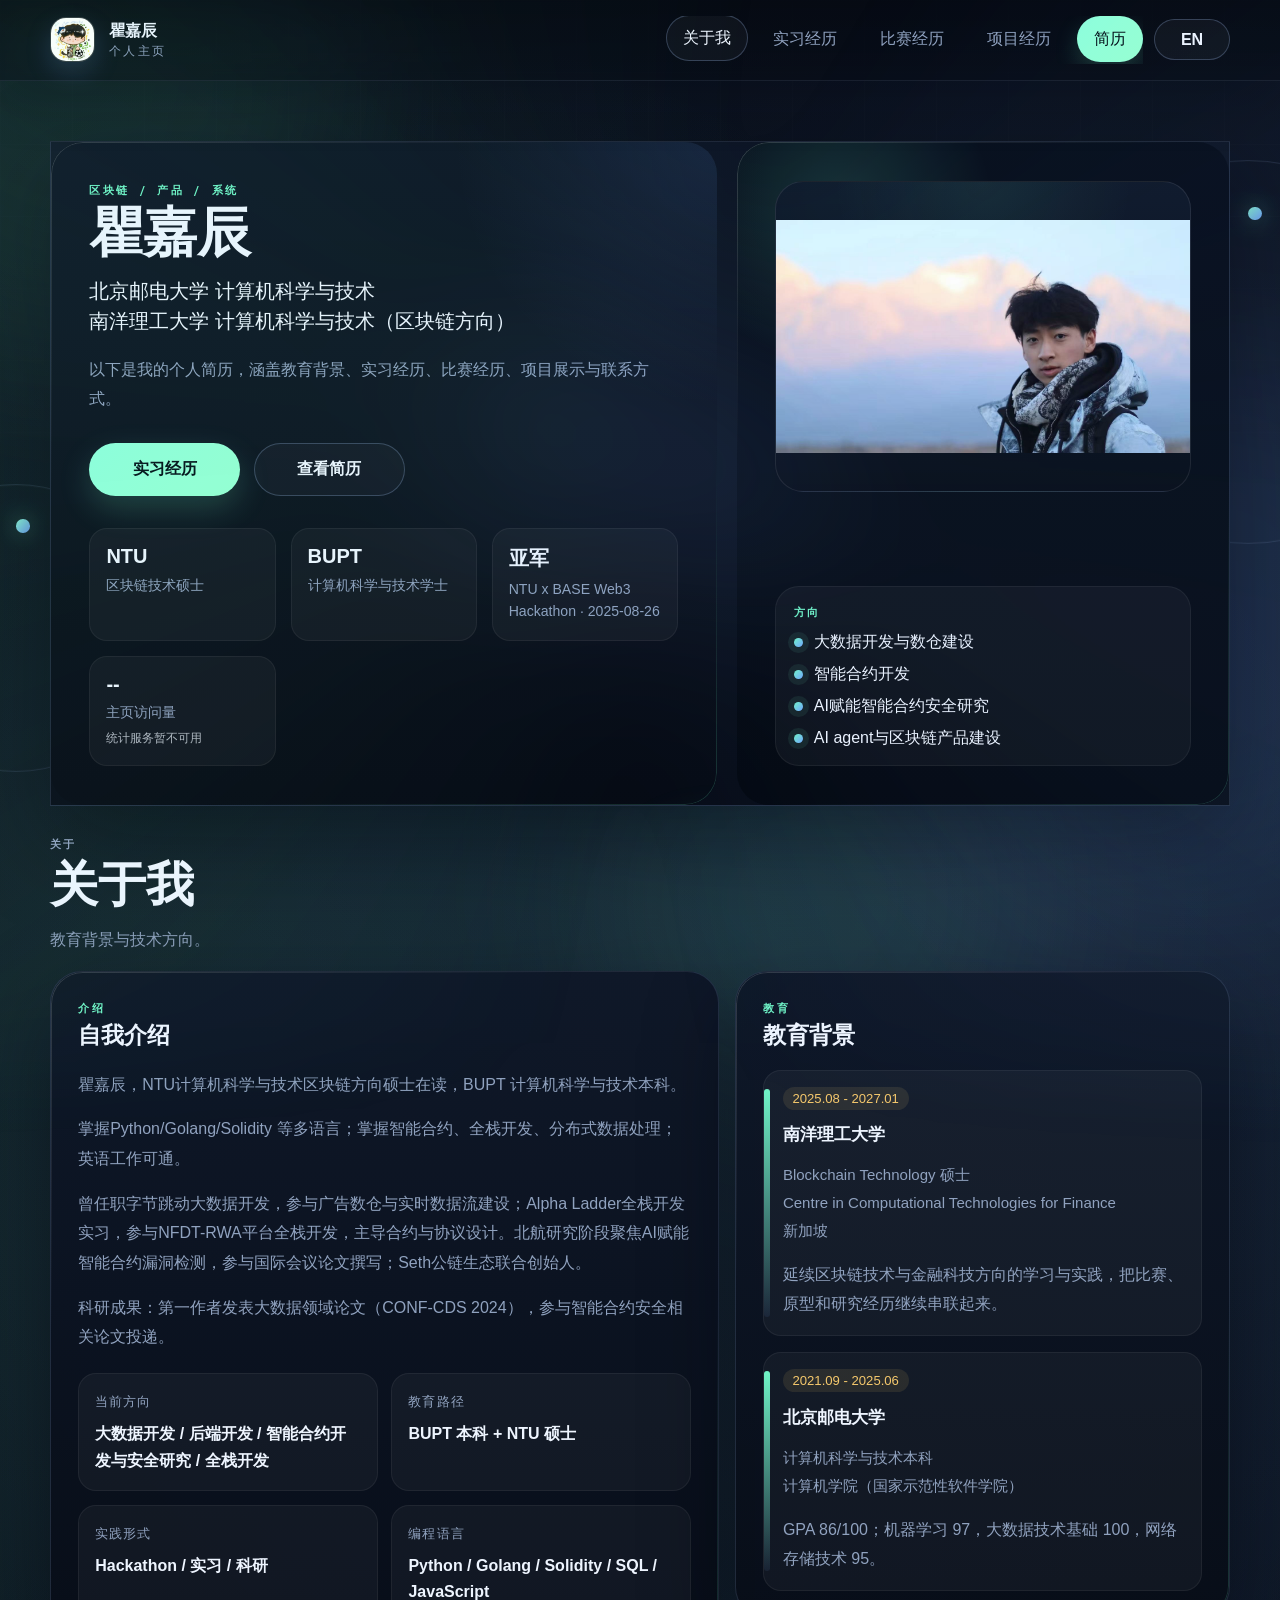
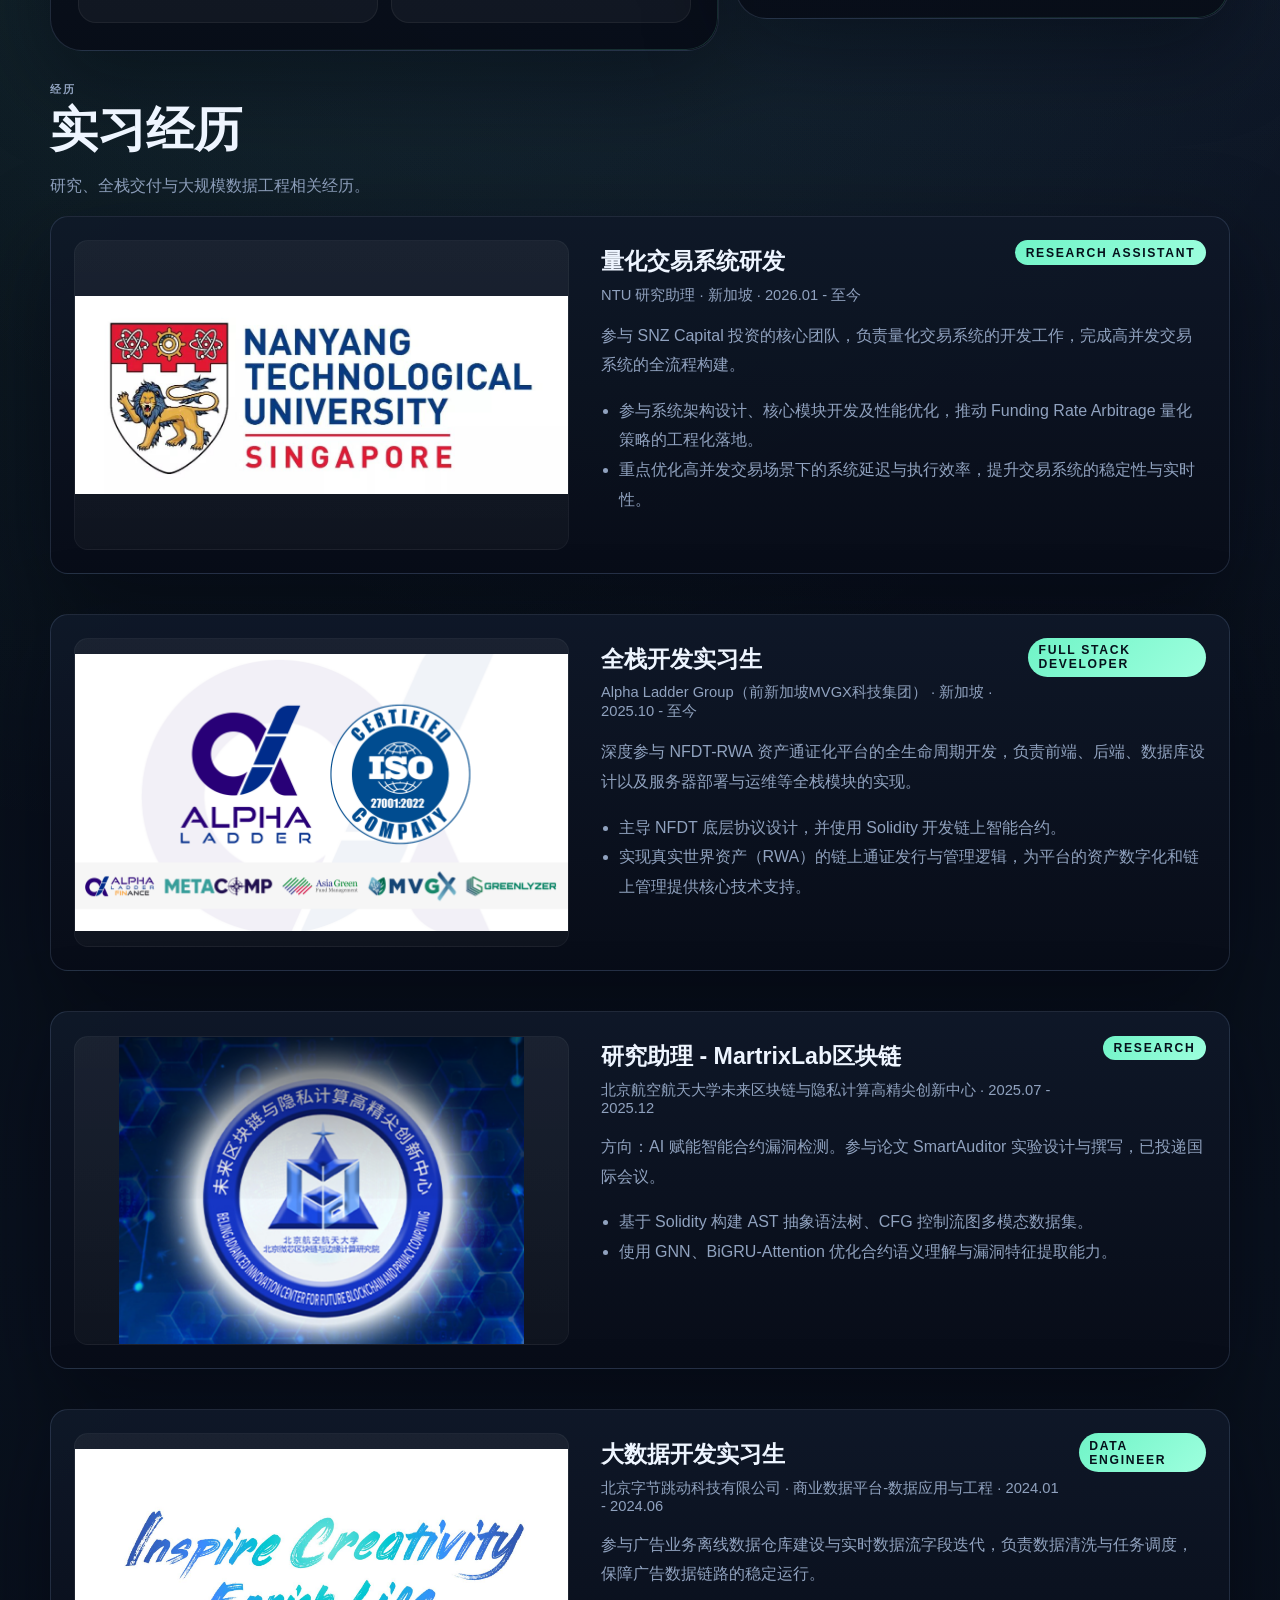
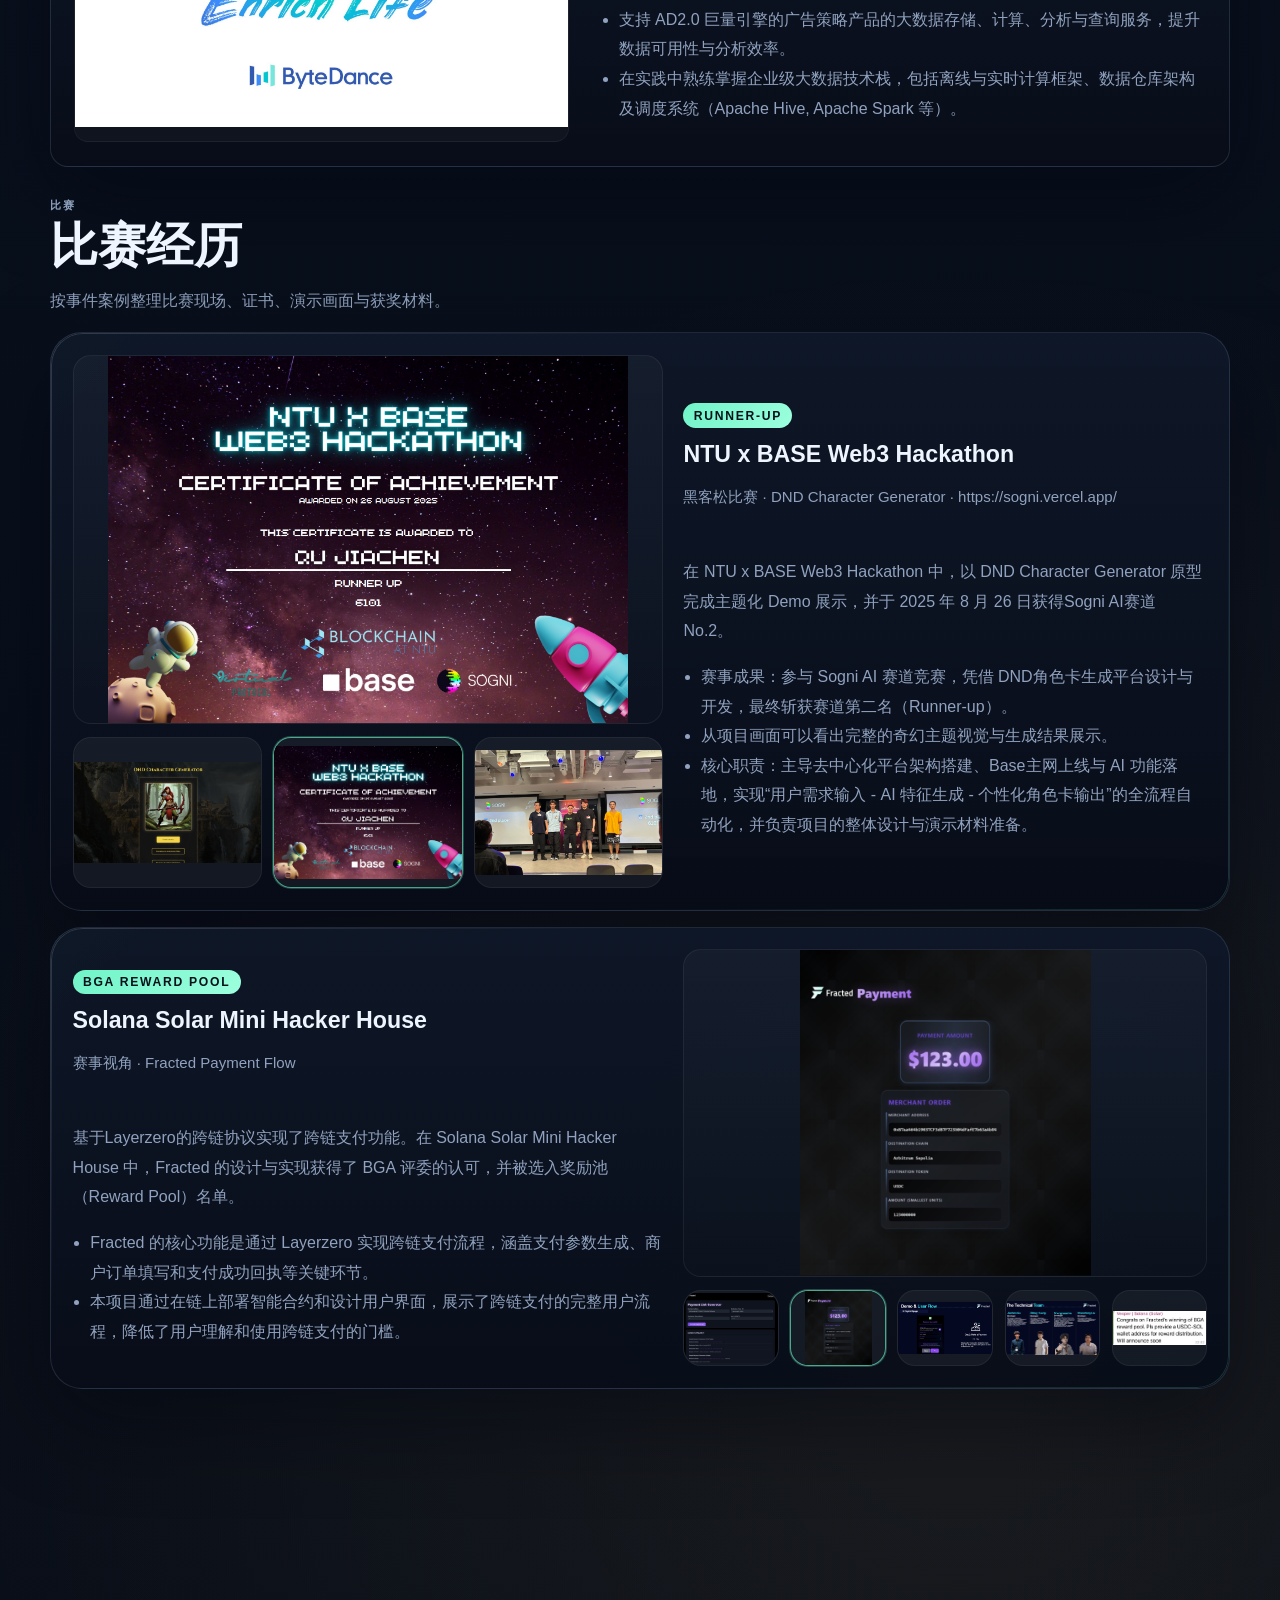
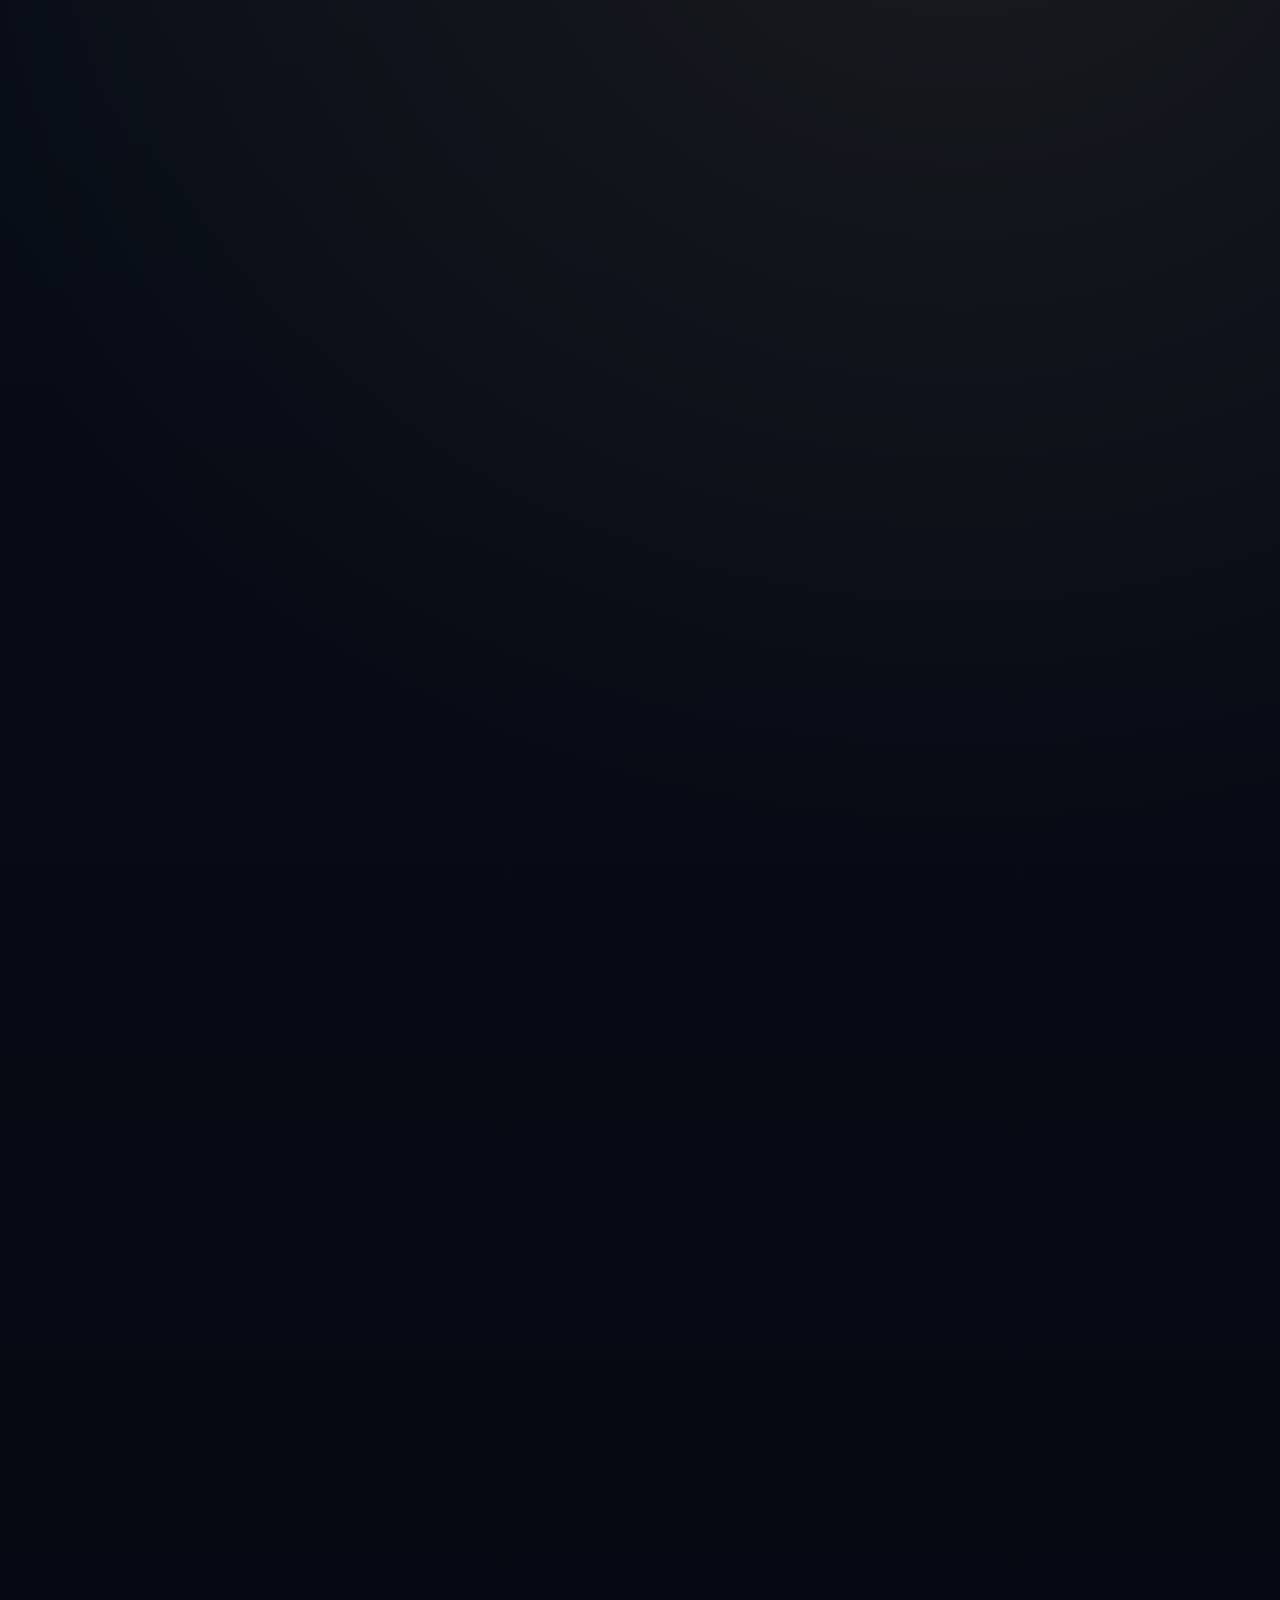
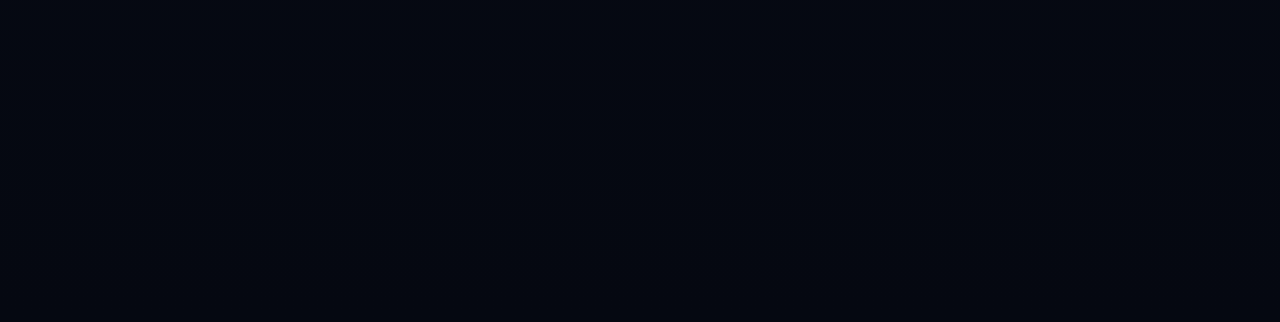
<file: index.html>
<!DOCTYPE html>
<html lang="zh-CN">
<head>
  <meta charset="UTF-8">
  <meta name="viewport" content="width=device-width, initial-scale=1.0">
  <title>&#30655;&#22025;&#36784; | &#20010;&#20154;&#20027;&#39029;</title>
  <meta
    name="description"
    content="瞿嘉辰个人作品集，包含教育背景、实习经历、比赛经历、项目展示与联系方式。"
  >
  <meta name="theme-color" content="#07101d">
  <link rel="icon" type="image/jpeg" href="asset/me/logo.jpg">
  <link rel="shortcut icon" href="asset/me/logo.jpg">
  <link rel="apple-touch-icon" href="asset/me/logo.jpg">
  <link rel="preconnect" href="https://fonts.googleapis.com">
  <link rel="preconnect" href="https://fonts.gstatic.com" crossorigin>
  <link
    href="https://fonts.googleapis.com/css2?family=IBM+Plex+Mono:wght@500;600&display=swap"
    rel="stylesheet"
  >
  <link rel="stylesheet" href="styles.css">
</head>
<body class="is-intro-active" data-page="home">
  <div class="intro-screen" id="intro-screen" aria-hidden="true">
    <div class="intro-flare"></div>
    <div class="intro-core">
      <p class="intro-kicker" data-i18n="home.intro.kicker">starting...</p>
      <h1
        class="intro-name"
        id="intro-name"
        data-i18n-data-text="common.name"
        data-text="&#30655;&#22025;&#36784;"
      ></h1>
    </div>
  </div>

  <div class="page-shell">
    <div class="scan-beam"></div>
    <div class="particle-field" id="particle-field" aria-hidden="true"></div>
    <div class="tech-orbit orbit-one" aria-hidden="true"></div>
    <div class="tech-orbit orbit-two" aria-hidden="true"></div>
    <div class="ambient ambient-one" aria-hidden="true"></div>
    <div class="ambient ambient-two" aria-hidden="true"></div>
    <div class="ambient ambient-three" aria-hidden="true"></div>

    <header class="site-header">
      <a class="brand" href="#top" aria-label="返回顶部" data-i18n-aria-label="home.brand.ariaLabel">
        <span class="brand-mark">
          <img src="asset/me/logo.jpg" alt="瞿嘉辰 Logo" data-i18n-alt="common.logoAlt">
        </span>
        <span class="brand-copy">
          <strong data-i18n="common.name">&#30655;&#22025;&#36784;</strong>
          <span data-i18n="home.brand.subtitle">个人主页</span>
        </span>
      </a>

      <div class="header-actions">
        <nav class="nav-links" id="site-nav" aria-label="页面导航" data-i18n-aria-label="home.nav.ariaLabel">
          <a href="#about" data-i18n="home.nav.about">&#20851;&#20110;&#25105;</a>
          <a href="#internships" data-i18n="home.nav.internships">&#23454;&#20064;&#32463;&#21382;</a>
          <a href="#competitions" data-i18n="home.nav.competitions">&#27604;&#36187;&#32463;&#21382;</a>
          <a href="#projects" data-i18n="home.nav.projects">&#39033;&#30446;&#32463;&#21382;</a>
          <a
            class="nav-resume-link"
            href="resume.html"
            target="_blank"
            rel="noreferrer"
            data-i18n="home.nav.resume"
          >&#31616;&#21382;</a>
        </nav>
        <button class="lang-toggle" id="lang-toggle" type="button" data-lang-toggle>EN</button>
      </div>
    </header>

    <main id="top">
      <section class="hero reveal">
        <div class="hero-copy">
          <p class="eyebrow" data-i18n="home.hero.eyebrow">区块链 / 产品 / 系统</p>
          <h1 data-i18n="common.name">瞿嘉辰</h1>
          <p class="hero-role" data-i18n-html="home.hero.role">
            北京邮电大学 计算机科学与技术<br>
            南洋理工大学 计算机科学与技术（区块链方向）
          </p>
          <p class="hero-summary" data-i18n="home.hero.summary">
            以下是我的个人简历，涵盖教育背景、实习经历、比赛经历、项目展示与联系方式。
          </p>

          <div class="hero-actions">
            <a class="primary-link" href="#internships" data-i18n="home.hero.primaryLink">实习经历</a>
            <a
              class="secondary-link"
              href="resume.html"
              target="_blank"
              rel="noreferrer"
              data-i18n="home.hero.secondaryLink"
            >&#30475;&#31616;&#21382;</a>
          </div>

          <div class="hero-metrics" id="hero-metrics"></div>
        </div>

        <div class="hero-visual reveal">
          <div class="portrait-shell">
            <img
              src="asset/me/315a1b7e8bf7244eabcbd1dfc0b4cb04.jpg"
              alt="瞿嘉辰照片"
              data-i18n-alt="home.hero.portraitAlt"
            >
          </div>

          <div class="signal-card">
            <p class="signal-kicker" data-i18n="home.hero.signalKicker">&#26041;&#21521;</p>
            <ul class="signal-list" id="signal-list"></ul>
          </div>
        </div>
      </section>

      <section class="section reveal" id="about">
        <div class="section-heading">
          <p class="section-kicker" data-i18n="home.sections.about.kicker">&#20851;&#20110;</p>
          <h2 data-i18n="home.sections.about.title">&#20851;&#20110;&#25105;</h2>
          <p data-i18n="home.sections.about.description">
            教育背景与技术方向。
          </p>
        </div>

        <div class="about-grid">
          <article class="panel biography-card">
            <div class="panel-head">
              <p class="panel-kicker" data-i18n="home.sections.about.profileKicker">&#20171;&#32461;</p>
              <h3 data-i18n="home.sections.about.profileTitle">&#33258;&#25105;&#20171;&#32461;</h3>
            </div>
            <div class="biography-copy" id="about-paragraphs"></div>
            <div class="fact-grid" id="about-facts"></div>
          </article>

          <article class="panel education-card">
            <div class="panel-head">
              <p class="panel-kicker" data-i18n="home.sections.about.educationKicker">&#25945;&#32946;</p>
              <h3 data-i18n="home.sections.about.educationTitle">&#25945;&#32946;&#32972;&#26223;</h3>
            </div>
            <div class="education-list" id="education-list"></div>
          </article>

        </div>
      </section>

      <section class="section reveal" id="internships">
        <div class="section-heading">
          <p class="section-kicker" data-i18n="home.sections.internships.kicker">&#32463;&#21382;</p>
          <h2 data-i18n="home.sections.internships.title">&#23454;&#20064;&#32463;&#21382;</h2>
          <p data-i18n="home.sections.internships.description">
            研究、全栈交付与大规模数据工程相关经历。
          </p>
        </div>

        <div class="experience-grid" id="internship-list"></div>
      </section>

      <section class="section reveal" id="competitions">
        <div class="section-heading">
          <p class="section-kicker" data-i18n="home.sections.competitions.kicker">&#27604;&#36187;</p>
          <h2 data-i18n="home.sections.competitions.title">&#27604;&#36187;&#32463;&#21382;</h2>
          <p data-i18n="home.sections.competitions.description">
            按事件案例整理比赛现场、证书、演示画面与获奖材料。
          </p>
        </div>

        <div class="showcase-stack" id="competition-list"></div>
      </section>

      <section class="section reveal" id="projects">
        <div class="section-heading">
          <p class="section-kicker" data-i18n="home.sections.projects.kicker">&#39033;&#30446;</p>
          <h2 data-i18n="home.sections.projects.title">&#39033;&#30446;&#32463;&#21382;</h2>
          <p data-i18n="home.sections.projects.description">
            以更强的视觉一致性和更清晰的叙事方式呈现产品界面作品。
          </p>
        </div>

        <div class="showcase-stack" id="project-list"></div>
      </section>

      <section class="section reveal contact-section" id="contact">
        <div class="section-heading">
          <p class="section-kicker" data-i18n="home.sections.contact.kicker">&#32852;&#31995;</p>
          <h2 data-i18n="home.sections.contact.title">&#32852;&#31995;&#26041;&#24335;</h2>
          <p data-i18n="home.sections.contact.description">
            北京与新加坡均可联系，适用于实习、研究、产品协作与 Web3 相关机会。
          </p>
        </div>

        <div class="contact-grid">
          <a class="contact-card reveal" href="tel:+8618612278036">
            <span class="contact-icon" aria-hidden="true">
              <svg viewBox="0 0 24 24" fill="none" stroke="currentColor" stroke-width="1.8" stroke-linecap="round" stroke-linejoin="round">
                <path d="M22 16.92v3a2 2 0 0 1-2.18 2A19.86 19.86 0 0 1 3.08 5.18 2 2 0 0 1 5.06 3h3a2 2 0 0 1 2 1.72l.35 2.5a2 2 0 0 1-.57 1.69l-1.27 1.27a16 16 0 0 0 6.59 6.59l1.27-1.27a2 2 0 0 1 1.69-.57l2.5.35A2 2 0 0 1 22 16.92z"/>
              </svg>
            </span>
            <span class="contact-label" data-i18n="home.contact.beijing.label">电话 / 北京</span>
            <strong class="contact-value">+86 18612278036</strong>
            <span class="contact-note" data-i18n="home.contact.beijing.note">中国大陆</span>
          </a>

          <a class="contact-card reveal" href="tel:+6585996302">
            <span class="contact-icon" aria-hidden="true">
              <svg viewBox="0 0 24 24" fill="none" stroke="currentColor" stroke-width="1.8" stroke-linecap="round" stroke-linejoin="round">
                <path d="M22 16.92v3a2 2 0 0 1-2.18 2A19.86 19.86 0 0 1 3.08 5.18 2 2 0 0 1 5.06 3h3a2 2 0 0 1 2 1.72l.35 2.5a2 2 0 0 1-.57 1.69l-1.27 1.27a16 16 0 0 0 6.59 6.59l1.27-1.27a2 2 0 0 1 1.69-.57l2.5.35A2 2 0 0 1 22 16.92z"/>
              </svg>
            </span>
            <span class="contact-label" data-i18n="home.contact.singapore.label">电话 / 新加坡</span>
            <strong class="contact-value">+65 85996302</strong>
            <span class="contact-note" data-i18n="home.contact.singapore.note">新加坡</span>
          </a>

          <a
            class="contact-card reveal"
            href="https://www.linkedin.com/in/jiachen-qu-67b2a82a6/"
            target="_blank"
            rel="noreferrer"
          >
            <span class="contact-icon" aria-hidden="true">
              <svg viewBox="0 0 24 24" fill="currentColor">
                <path d="M6.94 8.5H3.56V20h3.38V8.5Zm.22-3.56A1.97 1.97 0 1 0 3.22 4.94a1.97 1.97 0 0 0 3.94 0ZM20.78 13.02c0-3.46-1.84-5.06-4.3-5.06-1.98 0-2.86 1.09-3.35 1.86V8.5H9.75c.04.88 0 11.5 0 11.5h3.38v-6.42c0-.34.02-.68.12-.93.26-.68.85-1.38 1.84-1.38 1.3 0 1.82 1 1.82 2.48V20H20.8l-.02-6.98Z"/>
              </svg>
            </span>
            <span class="contact-label" data-i18n="home.contact.linkedin.label">领英</span>
            <strong class="contact-value">jiachen-qu-67b2a82a6</strong>
            <span class="contact-note" data-i18n="home.contact.linkedin.note">职业主页</span>
          </a>

          <a
            class="contact-card reveal"
            href="https://github.com/GLORY-MAN-UNITED"
            target="_blank"
            rel="noreferrer"
          >
            <span class="contact-icon" aria-hidden="true">
              <svg viewBox="0 0 24 24" fill="currentColor">
                <path d="M12 .5a12 12 0 0 0-3.79 23.39c.6.11.82-.26.82-.58v-2.23c-3.34.72-4.04-1.42-4.04-1.42-.55-1.38-1.33-1.75-1.33-1.75-1.08-.74.08-.72.08-.72 1.2.08 1.83 1.22 1.83 1.22 1.06 1.82 2.79 1.3 3.47.99.11-.77.42-1.3.76-1.6-2.67-.3-5.48-1.34-5.48-5.96 0-1.32.47-2.4 1.23-3.24-.12-.31-.53-1.54.12-3.21 0 0 1.01-.32 3.3 1.24a11.43 11.43 0 0 1 6 0c2.29-1.56 3.29-1.24 3.29-1.24.66 1.67.25 2.9.13 3.21.77.84 1.23 1.92 1.23 3.24 0 4.63-2.81 5.65-5.49 5.95.43.38.81 1.11.81 2.24v3.31c0 .32.21.7.83.58A12 12 0 0 0 12 .5Z"/>
              </svg>
            </span>
            <span class="contact-label" data-i18n="home.contact.github.label">代码仓库</span>
            <strong class="contact-value">GLORY-MAN-UNITED</strong>
            <span class="contact-note" data-i18n="home.contact.github.note">仓库主页</span>
          </a>

          <div class="contact-card reveal">
            <span class="contact-icon" aria-hidden="true">
              <svg viewBox="0 0 24 24" fill="none" stroke="currentColor" stroke-width="1.7" stroke-linecap="round" stroke-linejoin="round">
                <path d="M8 15.5c-3.04 0-5.5-2-5.5-4.47 0-2.48 2.46-4.48 5.5-4.48s5.5 2 5.5 4.48c0 .8-.27 1.56-.73 2.2l.73 2.77-2.8-1.48c-.8.63-1.74.98-2.7.98Z"/>
                <path d="M16.2 18.5c-.68 0-1.34-.15-1.93-.44L12 19l.58-1.93A4.2 4.2 0 0 1 11 13.9c0-2.32 2.33-4.2 5.2-4.2s5.2 1.88 5.2 4.2c0 2.32-2.33 4.2-5.2 4.2Z"/>
                <circle cx="6.5" cy="11" r=".8" fill="currentColor" stroke="none"/>
                <circle cx="9.5" cy="11" r=".8" fill="currentColor" stroke="none"/>
                <circle cx="15" cy="13.9" r=".8" fill="currentColor" stroke="none"/>
                <circle cx="18" cy="13.9" r=".8" fill="currentColor" stroke="none"/>
              </svg>
            </span>
            <span class="contact-label" data-i18n="home.contact.wechat.label">微信</span>
            <strong class="contact-value">qujjcc02</strong>
            <span class="contact-note" data-i18n="home.contact.wechat.note">微信号</span>
          </div>
        </div>
      </section>
    </main>
  </div>

  <script src="translations.js"></script>
  <script src="script.js"></script>
</body>
</html>
</file>
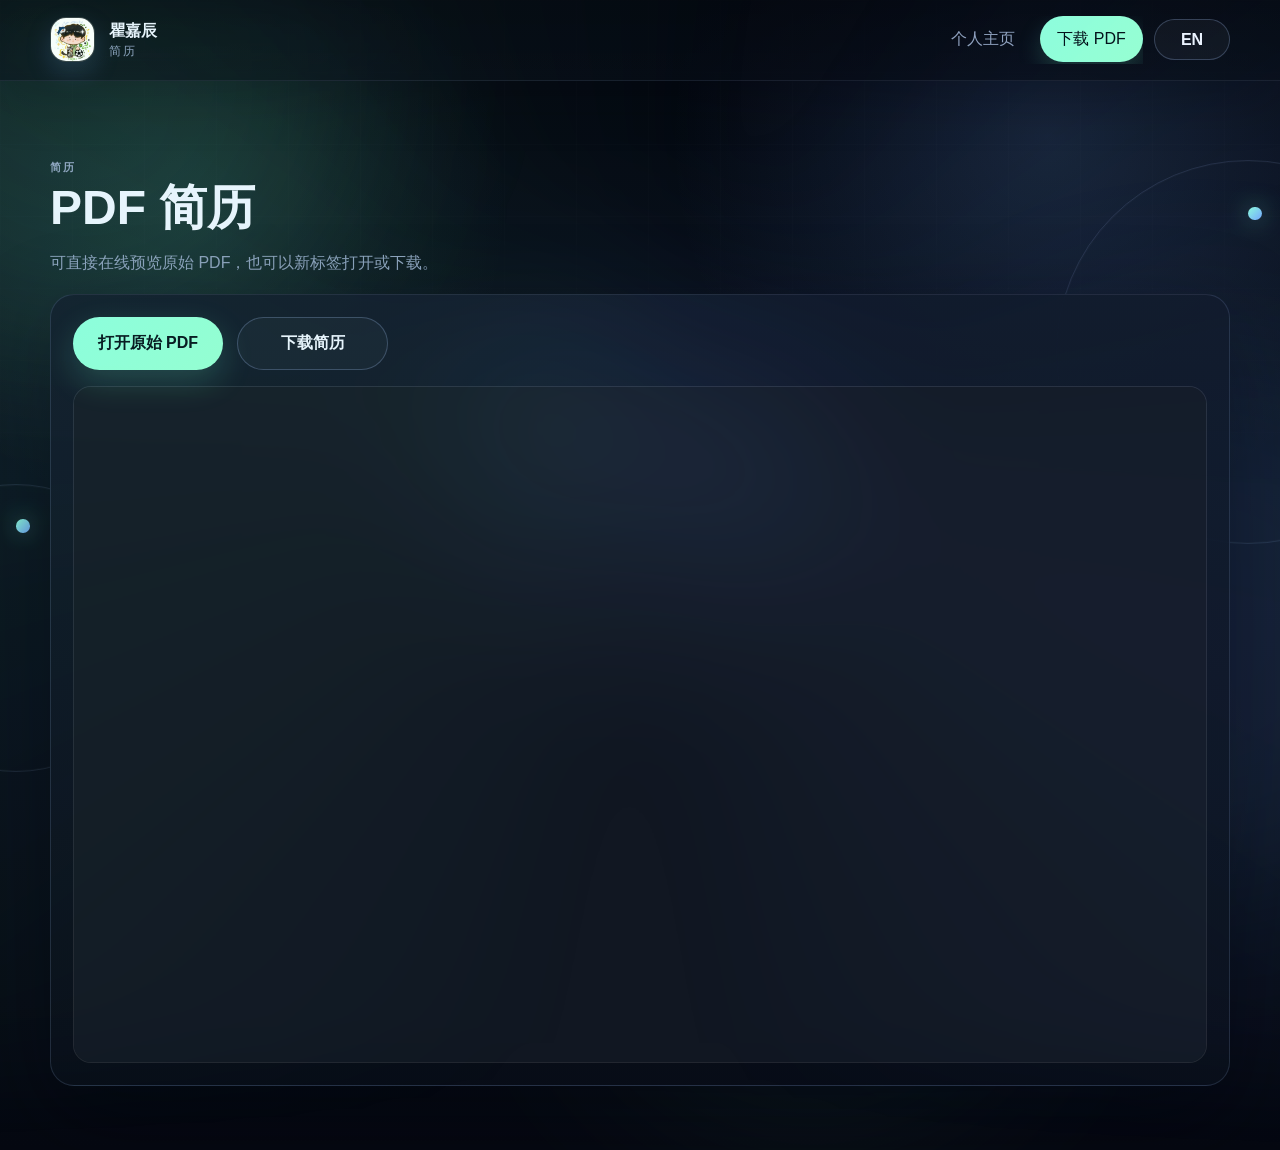
<file: resume.html>
<!DOCTYPE html>
<html lang="zh-CN">
<head>
  <meta charset="UTF-8">
  <meta name="viewport" content="width=device-width, initial-scale=1.0">
  <title>&#31616;&#21382; | &#30655;&#22025;&#36784;</title>
  <meta name="description" content="瞿嘉辰简历预览与下载页面。">
  <meta name="theme-color" content="#07101d">
  <link rel="icon" type="image/jpeg" href="asset/me/logo.jpg">
  <link rel="shortcut icon" href="asset/me/logo.jpg">
  <link rel="apple-touch-icon" href="asset/me/logo.jpg">
  <link rel="preconnect" href="https://fonts.googleapis.com">
  <link rel="preconnect" href="https://fonts.gstatic.com" crossorigin>
  <link
    href="https://fonts.googleapis.com/css2?family=IBM+Plex+Mono:wght@500;600&display=swap"
    rel="stylesheet"
  >
  <link rel="stylesheet" href="styles.css">
</head>
<body class="resume-page" data-page="resume">
  <div class="page-shell page-shell-resume">
    <div class="scan-beam"></div>
    <div class="tech-orbit orbit-one" aria-hidden="true"></div>
    <div class="tech-orbit orbit-two" aria-hidden="true"></div>
    <div class="ambient ambient-one" aria-hidden="true"></div>
    <div class="ambient ambient-two" aria-hidden="true"></div>
    <div class="ambient ambient-three" aria-hidden="true"></div>

    <header class="site-header">
      <a
        class="brand"
        href="index.html"
        aria-label="返回作品集"
        data-i18n-aria-label="resume.brand.ariaLabel"
      >
        <span class="brand-mark">
          <img src="asset/me/logo.jpg" alt="瞿嘉辰 Logo" data-i18n-alt="common.logoAlt">
        </span>
        <span class="brand-copy">
          <strong data-i18n="common.name">&#30655;&#22025;&#36784;</strong>
          <span data-i18n="resume.brand.subtitle">&#31616;&#21382;</span>
        </span>
      </a>

      <div class="header-actions">
        <nav class="nav-links" aria-label="简历页面导航" data-i18n-aria-label="resume.nav.ariaLabel">
          <a href="index.html" data-i18n="resume.nav.home">&#20010;&#20154;&#20027;&#39029;</a>
          <a
            class="nav-resume-link"
            href="./%E7%9E%BF%E5%98%89%E8%BE%B0_%E5%8C%97%E4%BA%AC%E9%82%AE%E7%94%B5%E5%A4%A7%E5%AD%A6_%E5%8D%97%E6%B4%8B%E7%90%86%E5%B7%A5%E5%A4%A7%E5%AD%A6_%E8%AE%A1%E7%AE%97%E6%9C%BA%E7%A7%91%E5%AD%A6%E4%B8%8E%E6%8A%80%E6%9C%AF.pdf"
            download="QJ-Chen-Resume.pdf"
            data-i18n="resume.nav.download"
          >
            下载 PDF
          </a>
        </nav>
        <button class="lang-toggle" id="lang-toggle" type="button" data-lang-toggle>EN</button>
      </div>
    </header>

    <main class="resume-page-layout">
      <section class="section">
        <div class="section-heading">
          <p class="section-kicker" data-i18n="resume.section.kicker">&#31616;&#21382;</p>
          <h2 data-i18n="resume.section.title">PDF &#31616;&#21382;</h2>
          <p data-i18n="resume.section.description">
            可直接在线预览原始 PDF，也可以新标签打开或下载。
          </p>
        </div>

        <article class="resume-card resume-page-card">
          <div class="resume-actions">
            <a
              class="primary-link"
              href="./%E7%9E%BF%E5%98%89%E8%BE%B0_%E5%8C%97%E4%BA%AC%E9%82%AE%E7%94%B5%E5%A4%A7%E5%AD%A6_%E5%8D%97%E6%B4%8B%E7%90%86%E5%B7%A5%E5%A4%A7%E5%AD%A6_%E8%AE%A1%E7%AE%97%E6%9C%BA%E7%A7%91%E5%AD%A6%E4%B8%8E%E6%8A%80%E6%9C%AF.pdf"
              target="_blank"
              rel="noreferrer"
              data-i18n="resume.actions.open"
            >
              打开原始 PDF
            </a>
            <a
              class="secondary-link"
              href="./%E7%9E%BF%E5%98%89%E8%BE%B0_%E5%8C%97%E4%BA%AC%E9%82%AE%E7%94%B5%E5%A4%A7%E5%AD%A6_%E5%8D%97%E6%B4%8B%E7%90%86%E5%B7%A5%E5%A4%A7%E5%AD%A6_%E8%AE%A1%E7%AE%97%E6%9C%BA%E7%A7%91%E5%AD%A6%E4%B8%8E%E6%8A%80%E6%9C%AF.pdf"
              download="QJ-Chen-Resume.pdf"
              data-i18n="resume.actions.download"
            >
              &#19979;&#36733;&#31616;&#21382;
            </a>
          </div>

          <div class="resume-viewer">
            <iframe
              src="./%E7%9E%BF%E5%98%89%E8%BE%B0_%E5%8C%97%E4%BA%AC%E9%82%AE%E7%94%B5%E5%A4%A7%E5%AD%A6_%E5%8D%97%E6%B4%8B%E7%90%86%E5%B7%A5%E5%A4%A7%E5%AD%A6_%E8%AE%A1%E7%AE%97%E6%9C%BA%E7%A7%91%E5%AD%A6%E4%B8%8E%E6%8A%80%E6%9C%AF.pdf#toolbar=1&navpanes=0&view=FitH"
              title="瞿嘉辰简历 PDF"
              data-i18n-title="resume.iframeTitle"
            ></iframe>
          </div>
        </article>
      </section>
    </main>
  </div>
  <script src="translations.js"></script>
  <script src="script.js"></script>
</body>
</html>
</file>
<file: styles.css>
:root {
  --bg: #060912;
  --bg-soft: #0a1020;
  --panel: rgba(10, 17, 31, 0.84);
  --panel-strong: #0e1728;
  --panel-muted: rgba(17, 26, 44, 0.78);
  --text: #eef5ff;
  --muted: #90a2bf;
  --line: rgba(153, 183, 232, 0.16);
  --line-strong: rgba(153, 183, 232, 0.28);
  --accent: #70f4c7;
  --accent-strong: #8fffdd;
  --accent-alt: #73a8ff;
  --accent-soft: rgba(112, 244, 199, 0.12);
  --warm: #f6c96d;
  --shadow: 0 30px 90px rgba(1, 5, 14, 0.45);
  --radius-xl: 32px;
  --radius-lg: 24px;
  --radius-md: 18px;
  --radius-sm: 14px;
  --max-width: 1180px;
  --header-offset: 7.25rem;
}

* {
  box-sizing: border-box;
}

html {
  scroll-behavior: smooth;
  scroll-padding-top: var(--header-offset);
}

body {
  margin: 0;
  min-height: 100vh;
  font-family: sans-serif;
  color: var(--text);
  overflow-x: hidden;
  background:
    radial-gradient(circle at 15% 18%, rgba(112, 244, 199, 0.11), transparent 22%),
    radial-gradient(circle at 82% 12%, rgba(115, 168, 255, 0.16), transparent 26%),
    radial-gradient(circle at 75% 68%, rgba(246, 201, 109, 0.08), transparent 24%),
    linear-gradient(180deg, #03060d 0%, #09111e 42%, #050811 100%);
}

body::before {
  content: "";
  position: fixed;
  inset: 0;
  background-image:
    linear-gradient(rgba(255, 255, 255, 0.018) 1px, transparent 1px),
    linear-gradient(90deg, rgba(255, 255, 255, 0.018) 1px, transparent 1px);
  background-size: 72px 72px;
  mask-image: linear-gradient(180deg, rgba(0, 0, 0, 0.75), transparent 82%);
  pointer-events: none;
  animation: driftGrid 26s linear infinite;
}

body::after {
  content: "";
  position: fixed;
  inset: -20%;
  background:
    radial-gradient(circle at 50% 50%, rgba(115, 168, 255, 0.12), transparent 24%),
    conic-gradient(from 180deg at 50% 50%, transparent 0deg, rgba(112, 244, 199, 0.08) 105deg, transparent 200deg, rgba(115, 168, 255, 0.07) 290deg, transparent 360deg);
  filter: blur(56px);
  opacity: 0.8;
  transform: translate3d(0, 0, 0);
  animation: auroraSpin 18s linear infinite;
  pointer-events: none;
}

body.is-intro-active {
  overflow: hidden;
}

img {
  display: block;
  width: 100%;
}

a {
  color: inherit;
  text-decoration: none;
}

button {
  font: inherit;
}

.page-shell {
  position: relative;
  overflow: clip;
  isolation: isolate;
}

.ambient {
  position: fixed;
  width: 34rem;
  height: 34rem;
  border-radius: 50%;
  filter: blur(90px);
  opacity: 0.55;
  pointer-events: none;
  z-index: 0;
  mix-blend-mode: screen;
  animation: floatAmbient 18s ease-in-out infinite;
}

.ambient-one {
  top: -12rem;
  left: -12rem;
  background: rgba(112, 244, 199, 0.18);
}

.ambient-two {
  right: -12rem;
  top: 22rem;
  background: rgba(115, 168, 255, 0.16);
  animation-delay: -7s;
}

.ambient-three {
  left: 46%;
  bottom: -14rem;
  width: 28rem;
  height: 28rem;
  background: rgba(112, 244, 199, 0.14);
  animation-delay: -11s;
}

.scan-beam {
  position: fixed;
  inset: 0;
  background:
    linear-gradient(112deg, transparent 0%, rgba(115, 168, 255, 0.04) 44%, rgba(143, 255, 221, 0.12) 50%, rgba(115, 168, 255, 0.04) 56%, transparent 100%);
  transform: translateX(-130%);
  animation: scanSweep 11s ease-in-out infinite;
  pointer-events: none;
  z-index: 0;
}

.particle-field {
  position: fixed;
  inset: 0;
  overflow: hidden;
  pointer-events: none;
  z-index: 0;
}

.particle {
  position: absolute;
  left: calc(var(--x) * 1%);
  top: calc(var(--y) * 1%);
  width: calc(var(--size) * 1px);
  height: calc(var(--size) * 1px);
  border-radius: 50%;
  background: radial-gradient(circle, rgba(255, 255, 255, 0.92), rgba(112, 244, 199, 0.22) 58%, transparent 78%);
  box-shadow: 0 0 18px rgba(112, 244, 199, 0.18);
  opacity: 0;
  animation: particlePulse calc(var(--duration) * 1s) ease-in-out infinite;
  animation-delay: calc(var(--delay) * -1s);
}

.tech-orbit {
  position: fixed;
  border-radius: 50%;
  border: 1px solid rgba(153, 183, 232, 0.14);
  box-shadow: inset 0 0 0 1px rgba(255, 255, 255, 0.02);
  pointer-events: none;
  z-index: 0;
}

.tech-orbit::before {
  content: "";
  position: absolute;
  width: 0.85rem;
  height: 0.85rem;
  top: 12%;
  left: 50%;
  border-radius: 50%;
  background: linear-gradient(135deg, var(--accent-strong), var(--accent-alt));
  box-shadow: 0 0 22px rgba(112, 244, 199, 0.45);
}

.orbit-one {
  top: 10rem;
  right: -10rem;
  width: 24rem;
  height: 24rem;
  animation: orbitSpin 24s linear infinite;
}

.orbit-two {
  left: -8rem;
  bottom: 8rem;
  width: 18rem;
  height: 18rem;
  animation: orbitSpinReverse 17s linear infinite;
}

.site-header {
  position: sticky;
  top: 0;
  z-index: 20;
  width: 100%;
  margin: 0;
  padding: 1rem max(1rem, calc((100vw - var(--max-width)) / 2));
  display: flex;
  align-items: center;
  justify-content: space-between;
  gap: 1rem;
  border-bottom: 1px solid rgba(153, 183, 232, 0.12);
  border-radius: 0;
  background: linear-gradient(180deg, rgba(5, 9, 17, 0.82), rgba(7, 12, 22, 0.72));
  backdrop-filter: blur(22px);
  box-shadow: 0 20px 50px rgba(2, 6, 14, 0.22);
}

main {
  position: relative;
  z-index: 1;
}

.brand {
  display: inline-flex;
  align-items: center;
  gap: 0.9rem;
  min-width: 0;
}

.brand-mark {
  display: block;
  width: 2.8rem;
  height: 2.8rem;
  border-radius: 16px;
  overflow: hidden;
  border: 1px solid rgba(255, 255, 255, 0.14);
  background: rgba(255, 255, 255, 0.04);
  box-shadow:
    0 10px 26px rgba(115, 168, 255, 0.18),
    inset 0 1px 0 rgba(255, 255, 255, 0.18);
}

.brand-mark img {
  width: 100%;
  height: 100%;
  object-fit: cover;
}

.brand-copy {
  display: grid;
  gap: 0.05rem;
}

.brand-copy strong,
.nav-links a,
.hero h1,
.panel-head h3,
.showcase-copy h3,
.experience-card h3,
.closing-card h2 {
  font-family: sans-serif;
}

.brand-copy strong {
  font-size: 1.02rem;
}

.brand-copy span {
  font-size: 0.78rem;
  color: var(--muted);
  letter-spacing: 0.18em;
  text-transform: uppercase;
}

.header-actions {
  display: flex;
  align-items: center;
  justify-content: flex-end;
  gap: 0.7rem;
  min-width: 0;
}

.nav-links {
  flex: 1 1 auto;
  display: flex;
  align-items: center;
  gap: 0.55rem;
  overflow-x: auto;
  min-width: 0;
  padding-bottom: 0.1rem;
  scrollbar-width: none;
}

.nav-links::-webkit-scrollbar {
  display: none;
}

.nav-links a {
  white-space: nowrap;
  padding: 0.72rem 1rem;
  color: var(--muted);
  border: 1px solid transparent;
  border-radius: 999px;
  transition:
    color 180ms ease,
    border-color 180ms ease,
    background-color 180ms ease,
    transform 180ms ease;
}

.nav-links a:hover,
.nav-links a:focus-visible,
.nav-links a.is-active {
  color: var(--text);
  border-color: var(--line-strong);
  background: rgba(255, 255, 255, 0.04);
  transform: translateY(-1px);
}

.nav-links a.nav-resume-link {
  color: #031018;
  border-color: transparent;
  background: linear-gradient(135deg, var(--accent-strong), #97ffd2);
  box-shadow: 0 10px 24px rgba(112, 244, 199, 0.18);
}

.nav-links a.nav-resume-link:hover,
.nav-links a.nav-resume-link:focus-visible,
.nav-links a.nav-resume-link.is-active {
  color: #031018;
  border-color: transparent;
  background: linear-gradient(135deg, #82ffd5, #b8ffe8);
}

.lang-toggle {
  flex: 0 0 auto;
  min-width: 4.75rem;
  padding: 0.72rem 0.95rem;
  border: 1px solid var(--line-strong);
  border-radius: 999px;
  background: rgba(255, 255, 255, 0.04);
  color: var(--text);
  font-weight: 700;
  line-height: 1;
  cursor: pointer;
  transition:
    transform 180ms ease,
    border-color 180ms ease,
    background-color 180ms ease,
    box-shadow 180ms ease;
}

.lang-toggle:hover,
.lang-toggle:focus-visible {
  transform: translateY(-1px);
  border-color: rgba(143, 255, 221, 0.52);
  background: rgba(255, 255, 255, 0.08);
  box-shadow: 0 10px 24px rgba(2, 8, 18, 0.2);
}

main {
  width: min(calc(100% - 2rem), var(--max-width));
  margin: 0 auto;
  padding: 3.8rem 0 4.5rem;
}

main[id],
main section[id] {
  scroll-margin-top: var(--header-offset);
}

.hero,
.panel,
.experience-card,
.showcase-card,
.closing-card {
  border: 1px solid var(--line);
  background:
    linear-gradient(180deg, rgba(15, 24, 40, 0.96), rgba(8, 13, 24, 0.96)),
    linear-gradient(135deg, rgba(112, 244, 199, 0.06), transparent 35%);
  box-shadow: var(--shadow);
}

.hero {
  display: grid;
  grid-template-columns: minmax(0, 1.15fr) minmax(320px, 0.85fr);
  gap: 1.25rem;
  align-items: stretch;
}

.hero-copy,
.hero-visual,
.panel,
.experience-card,
.showcase-card,
.closing-card {
  border-radius: var(--radius-xl);
}

.hero-copy,
.hero-visual {
  position: relative;
  overflow: hidden;
  padding: 2.4rem;
}

.hero-copy {
  background:
    radial-gradient(circle at top right, rgba(115, 168, 255, 0.12), transparent 28%),
    linear-gradient(180deg, rgba(13, 22, 37, 0.94), rgba(7, 12, 22, 0.98));
}

.hero-copy::before {
  content: "";
  position: absolute;
  inset: auto -18% -36% auto;
  width: 16rem;
  height: 16rem;
  background: radial-gradient(circle, rgba(112, 244, 199, 0.22), transparent 66%);
  filter: blur(12px);
  animation: pulseOrb 7s ease-in-out infinite;
  pointer-events: none;
}

.hero-copy::after,
.hero-visual::after,
.panel::after,
.showcase-card::after {
  content: "";
  position: absolute;
  inset: 0;
  border-radius: inherit;
  padding: 1px;
  background: linear-gradient(145deg, rgba(255, 255, 255, 0.16), transparent 32%, transparent 68%, rgba(112, 244, 199, 0.18));
  mask:
    linear-gradient(#fff 0 0) content-box,
    linear-gradient(#fff 0 0);
  mask-composite: exclude;
  pointer-events: none;
}

.hero-visual {
  display: flex;
  flex-direction: column;
  justify-content: space-between;
  gap: 1rem;
  background:
    radial-gradient(circle at 20% 10%, rgba(112, 244, 199, 0.16), transparent 22%),
    linear-gradient(180deg, rgba(8, 16, 29, 0.96), rgba(4, 9, 18, 0.98));
}

.eyebrow,
.section-kicker,
.panel-kicker,
.signal-kicker,
.eyebrow-tag {
  margin: 0;
  font-family: "IBM Plex Mono", monospace;
  font-weight: 600;
  letter-spacing: 0.22em;
  text-transform: uppercase;
  font-size: 0.66rem;
  line-height: 1.45;
}

.showcase-badge,
.experience-tag {
  margin: 0;
  letter-spacing: 0.14em;
  text-transform: uppercase;
  font-size: 0.76rem;
}

.eyebrow,
.section-kicker,
.panel-kicker,
.signal-kicker {
  color: var(--accent);
}

.hero h1 {
  margin: 0.55rem 0 0;
  font-weight: 700;
  font-size: clamp(0.9rem, 4.2vw, 7.9rem);
  line-height: 1.04;
  text-wrap: balance;
  letter-spacing: normal;
  text-shadow: none;
}

.hero-role {
  margin: 1rem 0 0;
  font-size: 1.24rem;
  line-height: 1.5;
  color: var(--text);
  max-width: 40rem;
}

.hero-summary,
.section-heading p,
.biography-copy p,
.fact-label,
.education-meta,
.education-note,
.focus-item p,
.experience-summary,
.experience-details li,
.showcase-summary,
.showcase-details li,
.showcase-meta,
.inline-link,
.closing-card p {
  color: var(--muted);
  line-height: 1.85;
}

.hero-summary {
  margin-top: 1.15rem;
  max-width: 42rem;
}

.hero-actions {
  margin-top: 1.8rem;
  display: flex;
  flex-wrap: wrap;
  gap: 0.9rem;
}

.primary-link,
.secondary-link,
.inline-link {
  display: inline-flex;
  align-items: center;
  justify-content: center;
  border-radius: 999px;
  transition:
    transform 180ms ease,
    box-shadow 180ms ease,
    border-color 180ms ease,
    background-color 180ms ease;
}

.primary-link,
.secondary-link {
  min-width: 9.4rem;
  padding: 0.95rem 1.25rem;
  font-weight: 700;
}

.primary-link {
  color: #031018;
  background: linear-gradient(135deg, var(--accent-strong), #97ffd2);
  box-shadow: 0 12px 32px rgba(112, 244, 199, 0.2);
}

.secondary-link {
  border: 1px solid var(--line-strong);
  background: rgba(255, 255, 255, 0.03);
}

.primary-link:hover,
.secondary-link:hover,
.inline-link:hover,
.primary-link:focus-visible,
.secondary-link:focus-visible,
.inline-link:focus-visible,
.thumb-button:hover,
.thumb-button:focus-visible {
  transform: translateY(-2px);
}

.hero-metrics {
  margin-top: 2rem;
  display: grid;
  grid-template-columns: repeat(auto-fit, minmax(150px, 1fr));
  gap: 0.9rem;
}

.metric-card {
  padding: 1rem 1rem 1.1rem;
  border-radius: var(--radius-md);
  background: rgba(255, 255, 255, 0.04);
  border: 1px solid rgba(255, 255, 255, 0.06);
}

.metric-value {
  display: block;
  font-family: sans-serif;
  font-size: 1.25rem;
  font-weight: 700;
  color: var(--text);
}

.metric-label {
  display: block;
  margin-top: 0.35rem;
  color: var(--muted);
  font-size: 0.88rem;
  line-height: 1.6;
}

.metric-note {
  display: block;
  margin-top: 0.35rem;
  color: rgba(238, 245, 255, 0.72);
  font-size: 0.76rem;
  line-height: 1.5;
}

.portrait-shell {
  aspect-ratio: 4 / 3;
  overflow: hidden;
  border-radius: 28px;
  border: 1px solid rgba(255, 255, 255, 0.09);
  background:
    radial-gradient(circle at top, rgba(112, 244, 199, 0.08), transparent 40%),
    linear-gradient(180deg, rgba(16, 27, 45, 0.84), rgba(7, 12, 22, 0.92));
}

.portrait-shell img {
  height: 100%;
  object-fit: contain;
  object-position: center;
}

.signal-card {
  padding: 1rem 1.1rem;
  border-radius: var(--radius-lg);
  background: rgba(255, 255, 255, 0.04);
  border: 1px solid rgba(255, 255, 255, 0.06);
}

.signal-list {
  margin: 0.85rem 0 0;
  padding: 0;
  display: grid;
  gap: 0.7rem;
  list-style: none;
}

.signal-list li {
  display: flex;
  align-items: center;
  gap: 0.7rem;
  color: var(--text);
}

.signal-list li::before {
  content: "";
  width: 0.55rem;
  height: 0.55rem;
  border-radius: 50%;
  background: linear-gradient(135deg, var(--accent), var(--accent-alt));
  box-shadow: 0 0 0 6px rgba(112, 244, 199, 0.08);
}

.section {
  margin-top: 1.7rem;
}

.section-heading {
  margin-bottom: 1rem;
  max-width: 46rem;
}

.section-heading h2 {
  margin: 0.45rem 0 0.5rem;
  font-size: clamp(2rem, 4vw, 3rem);
  line-height: 1.04;
  text-wrap: balance;
}

.about-grid {
  display: grid;
  grid-template-columns: minmax(0, 1.15fr) minmax(320px, 0.85fr);
  gap: 1rem;
  align-items: start;
}

.panel {
  position: relative;
  overflow: hidden;
  padding: 1.7rem;
}

.panel-head,
.showcase-head {
  margin-bottom: 1.15rem;
}

.panel-head h3,
.showcase-copy h3,
.experience-card h3 {
  margin: 0.35rem 0 0;
  font-size: 1.45rem;
}

.biography-card {
  min-height: 100%;
}

.biography-copy {
  display: grid;
  gap: 0.95rem;
}

.biography-copy p {
  margin: 0;
}

.fact-grid {
  margin-top: 1.35rem;
  display: grid;
  grid-template-columns: repeat(2, minmax(0, 1fr));
  gap: 0.85rem;
}

.fact-item,
.focus-item,
.education-item,
.experience-card,
.thumb-button,
.showcase-main,
.showcase-links a {
  border-radius: var(--radius-md);
}

.fact-item,
.focus-item,
.education-item {
  padding: 1rem;
  background: rgba(255, 255, 255, 0.04);
  border: 1px solid rgba(255, 255, 255, 0.06);
}

.fact-label {
  display: block;
  font-size: 0.83rem;
  letter-spacing: 0.08em;
  text-transform: uppercase;
}

.fact-value {
  display: block;
  margin-top: 0.4rem;
  color: var(--text);
  font-weight: 700;
  line-height: 1.65;
}

.education-list,
.focus-grid,
.showcase-stack,
.showcase-links,
.tag-row {
  display: grid;
  gap: 1rem;
}

.experience-grid {
  display: flex;
  flex-direction: column;
  gap: 2.5rem;
  width: 100%;
}

.education-item {
  position: relative;
  padding-left: 1.15rem;
}

.education-item::before {
  content: "";
  position: absolute;
  left: 0;
  top: 1.15rem;
  width: 0.36rem;
  height: calc(100% - 2.3rem);
  border-radius: 999px;
  background: linear-gradient(180deg, var(--accent), rgba(115, 168, 255, 0.08));
}

.education-period {
  display: inline-flex;
  align-items: center;
  padding: 0.25rem 0.6rem;
  border-radius: 999px;
  color: var(--warm);
  background: rgba(246, 201, 109, 0.1);
  font-size: 0.82rem;
}

.education-item h4 {
  margin: 0.8rem 0 0.25rem;
  font-size: 1.08rem;
}

.education-meta,
.showcase-meta {
  font-size: 0.94rem;
}

.education-note {
  margin: 0.65rem 0 0;
}

.focus-grid {
  grid-template-columns: repeat(2, minmax(0, 1fr));
}

.focus-item h4 {
  margin: 0 0 0.45rem;
  font-size: 1rem;
}

.focus-item p,
.showcase-summary,
.experience-summary {
  margin: 0;
}

/* Removed redundant .experience-grid rule since it is now defined above as flex */

.experience-card {
  position: relative;
  overflow: hidden;
  padding: 1.45rem;
}

.experience-card.has-image {
  display: grid;
  grid-template-columns: minmax(0, 0.9fr) 1.1fr;
  gap: 2rem;
  align-items: start;
}

.experience-visual {
  position: relative;
  overflow: hidden;
  border-radius: var(--radius-sm);
  background: linear-gradient(180deg, rgba(255, 255, 255, 0.03), rgba(255, 255, 255, 0.01));
  border: 1px solid rgba(255, 255, 255, 0.06);
  aspect-ratio: 16 / 10;
}

.experience-visual img {
  height: 100%;
  object-fit: contain;
  object-position: center;
  background: rgba(255, 255, 255, 0.02);
  transition: opacity 0.5s ease-in-out;
}

.experience-visual img.is-animating {
  opacity: 0;
}

.experience-top,
.showcase-top {
  display: flex;
  align-items: flex-start;
  justify-content: space-between;
  gap: 1rem;
}

.experience-tag,
.showcase-badge {
  display: inline-flex;
  align-items: center;
  padding: 0.34rem 0.65rem;
  border-radius: 999px;
  font-weight: 700;
  color: #05111b;
  background: linear-gradient(135deg, var(--accent), #9dffde);
}

.experience-meta {
  margin-top: 0.55rem;
  color: var(--muted);
  font-size: 0.92rem;
}

.experience-summary {
  margin-top: 1rem;
}

.experience-details,
.showcase-details {
  margin: 1rem 0 0;
  padding-left: 1.1rem;
}

.showcase-card {
  position: relative;
  overflow: hidden;
  display: grid;
  grid-template-columns: minmax(0, 1.06fr) minmax(320px, 0.94fr);
  gap: 1.25rem;
  padding: 1.35rem;
}

.showcase-card:nth-child(even) .showcase-gallery {
  order: 2;
}

.showcase-card:nth-child(even) .showcase-copy {
  order: 1;
}

.showcase-gallery {
  display: grid;
  gap: 0.8rem;
}

.showcase-main {
  position: relative;
  overflow: hidden;
  aspect-ratio: 16 / 10;
  background: linear-gradient(180deg, rgba(255, 255, 255, 0.03), rgba(255, 255, 255, 0.01));
  border: 1px solid rgba(255, 255, 255, 0.06);
}

.showcase-main img {
  height: 100%;
  object-fit: contain;
  object-position: center;
  transition: opacity 0.5s ease-in-out, transform 0.5s ease-out;
}

.showcase-main img.is-animating {
  opacity: 0;
  transform: scale(0.98);
}

.showcase-thumbs {
  display: grid;
  grid-template-columns: repeat(auto-fit, minmax(80px, 1fr));
  gap: 0.7rem;
}

.thumb-button {
  position: relative;
  overflow: hidden;
  border: 1px solid rgba(255, 255, 255, 0.08);
  background: rgba(255, 255, 255, 0.03);
  padding: 0;
  aspect-ratio: 1.25 / 1;
  cursor: pointer;
  transition:
    border-color 180ms ease,
    box-shadow 180ms ease,
    transform 180ms ease;
}

.thumb-button img {
  height: 100%;
  object-fit: contain;
  object-position: center;
  background: rgba(255, 255, 255, 0.02);
}

.thumb-button.is-active {
  border-color: rgba(112, 244, 199, 0.65);
  box-shadow: 0 0 0 1px rgba(112, 244, 199, 0.25);
}

.showcase-copy {
  display: flex;
  flex-direction: column;
  justify-content: center;
}

.showcase-pills {
  display: flex;
  flex-wrap: wrap;
  gap: 0.65rem;
  margin-bottom: 0.8rem;
}

.showcase-pill {
  display: inline-flex;
  align-items: center;
  padding: 0.34rem 0.7rem;
  border-radius: 999px;
  border: 1px solid rgba(255, 255, 255, 0.08);
  background: rgba(255, 255, 255, 0.03);
  color: var(--text);
  font-size: 0.84rem;
}

.showcase-summary {
  margin-top: 0.8rem;
}

.showcase-links {
  margin-top: 1rem;
}

.inline-link {
  width: fit-content;
  padding: 0.85rem 1rem;
  border: 1px solid var(--line-strong);
  background: rgba(255, 255, 255, 0.03);
}

.resume-card {
  border: 1px solid var(--line);
  border-radius: var(--radius-lg);
  padding: 1.35rem;
  background:
    linear-gradient(180deg, rgba(15, 24, 40, 0.96), rgba(8, 13, 24, 0.96)),
    linear-gradient(135deg, rgba(112, 244, 199, 0.06), transparent 35%);
  box-shadow: var(--shadow);
}

.resume-actions {
  display: flex;
  flex-wrap: wrap;
  gap: 0.9rem;
  margin-bottom: 1rem;
}

.resume-viewer {
  overflow: hidden;
  border-radius: var(--radius-md);
  border: 1px solid rgba(255, 255, 255, 0.08);
  background: rgba(255, 255, 255, 0.03);
  min-height: 75vh;
}

.resume-viewer iframe {
  display: block;
  width: 100%;
  height: 75vh;
  border: 0;
  background: #111722;
}

.resume-page-layout {
  width: min(calc(100% - 2rem), var(--max-width));
  margin: 0 auto;
  padding: 3rem 0 4rem;
}

.resume-page-card {
  position: relative;
  overflow: hidden;
}

.intro-screen {
  position: fixed;
  inset: 0;
  display: grid;
  place-items: center;
  background:
    radial-gradient(circle at 50% 50%, rgba(115, 168, 255, 0.16), transparent 18%),
    linear-gradient(180deg, rgba(2, 4, 10, 0.96), rgba(4, 8, 15, 0.98));
  z-index: 40;
  transition:
    opacity 700ms ease,
    visibility 700ms ease;
}

.intro-screen.is-hidden {
  opacity: 0;
  visibility: hidden;
}

.intro-flare {
  position: absolute;
  inset: 0;
  background:
    radial-gradient(circle at center, rgba(143, 255, 221, 0.16), transparent 18%),
    linear-gradient(90deg, transparent 0%, rgba(115, 168, 255, 0.08) 45%, rgba(255, 255, 255, 0.2) 50%, rgba(115, 168, 255, 0.08) 55%, transparent 100%);
  animation: introFlash 2.1s ease-in-out infinite;
  pointer-events: none;
}

.intro-core {
  position: relative;
  display: grid;
  gap: 0.8rem;
  justify-items: center;
  text-align: center;
}

.intro-kicker {
  margin: 0;
  color: var(--accent);
  letter-spacing: 0.36em;
  font-size: 0.75rem;
}

.intro-name {
  position: relative;
  min-height: 1.1em;
  margin: 0;
  padding-right: 0.18em;
  font-family: sans-serif;
  font-weight: 700;
  font-size: clamp(2.5rem, 7vw, 5rem);
  letter-spacing: normal;
  color: #f7fbff;
  text-shadow: none;
}

.intro-name::after {
  content: "";
  position: absolute;
  right: 0;
  top: 12%;
  width: 0.09em;
  height: 0.82em;
  background: linear-gradient(180deg, #fff, var(--accent-strong));
  box-shadow: 0 0 16px rgba(143, 255, 221, 0.44);
  animation: blinkCaret 720ms steps(1) infinite;
}

.contact-section {
  margin-bottom: 2rem;
}

.contact-grid {
  display: grid;
  grid-template-columns: repeat(2, minmax(0, 1fr));
  gap: 1rem;
}

.contact-card {
  position: relative;
  overflow: hidden;
  display: grid;
  gap: 0.55rem;
  padding: 1.35rem;
  border-radius: var(--radius-lg);
  border: 1px solid var(--line);
  background:
    linear-gradient(180deg, rgba(12, 20, 34, 0.95), rgba(8, 13, 24, 0.92)),
    linear-gradient(135deg, rgba(112, 244, 199, 0.06), transparent 40%);
  box-shadow: var(--shadow);
  transition:
    transform 220ms ease,
    border-color 220ms ease,
    box-shadow 220ms ease;
}

.contact-card:hover,
.contact-card:focus-visible {
  transform: translateY(-4px);
  border-color: rgba(143, 255, 221, 0.34);
  box-shadow: 0 24px 60px rgba(4, 10, 22, 0.48);
}

.contact-card::after {
  content: "";
  position: absolute;
  inset: auto -20% -48% auto;
  width: 10rem;
  height: 10rem;
  border-radius: 50%;
  background: radial-gradient(circle, rgba(112, 244, 199, 0.14), transparent 68%);
  filter: blur(8px);
  pointer-events: none;
}

.contact-icon {
  display: inline-grid;
  place-items: center;
  width: 2.85rem;
  height: 2.85rem;
  border-radius: 16px;
  color: #07101d;
  background: linear-gradient(135deg, var(--accent-strong), #8ec8ff);
  box-shadow: 0 14px 28px rgba(112, 244, 199, 0.15);
}

.contact-icon svg {
  width: 1.35rem;
  height: 1.35rem;
}

.contact-label {
  color: var(--muted);
  font-size: 0.82rem;
  letter-spacing: 0.14em;
  text-transform: uppercase;
}

.contact-value {
  font-family: sans-serif;
  font-size: 1.16rem;
  line-height: 1.3;
  color: var(--text);
}

.contact-note {
  color: var(--muted);
  line-height: 1.65;
}

.closing {
  margin-top: 1.7rem;
}

.closing-card {
  position: relative;
  overflow: hidden;
  padding: 2rem;
  text-align: center;
}

.closing-card h2 {
  margin: 0.45rem 0 0.8rem;
  font-size: clamp(1.8rem, 4vw, 2.9rem);
  line-height: 1.08;
}

.closing-card p {
  max-width: 46rem;
  margin: 0 auto;
}

.tag-row {
  margin-top: 1.4rem;
  display: flex;
  justify-content: center;
  flex-wrap: wrap;
}

.tag {
  padding: 0.55rem 0.85rem;
  border-radius: 999px;
  border: 1px solid rgba(255, 255, 255, 0.08);
  background: rgba(255, 255, 255, 0.04);
  color: var(--text);
}

.reveal {
  opacity: 0;
  transform: translateY(26px);
  transition:
    opacity 700ms ease,
    transform 700ms ease;
}

.reveal.is-visible {
  opacity: 1;
  transform: translateY(0);
}

@keyframes driftGrid {
  from {
    background-position: 0 0, 0 0;
  }

  to {
    background-position: 72px 72px, 72px 72px;
  }
}

@keyframes auroraSpin {
  from {
    transform: rotate(0deg) scale(1);
  }

  50% {
    transform: rotate(180deg) scale(1.06);
  }

  to {
    transform: rotate(360deg) scale(1);
  }
}

@keyframes floatAmbient {
  0%,
  100% {
    transform: translate3d(0, 0, 0) scale(1);
  }

  50% {
    transform: translate3d(1.5rem, -1.8rem, 0) scale(1.08);
  }
}

@keyframes scanSweep {
  0%,
  14% {
    transform: translateX(-130%);
    opacity: 0;
  }

  22%,
  64% {
    opacity: 1;
  }

  100% {
    transform: translateX(130%);
    opacity: 0;
  }
}

@keyframes particlePulse {
  0%,
  100% {
    opacity: 0;
    transform: translate3d(0, 0, 0) scale(0.8);
  }

  50% {
    opacity: 0.95;
    transform: translate3d(0, -10px, 0) scale(1);
  }
}

@keyframes orbitSpin {
  from {
    transform: rotate(0deg);
  }

  to {
    transform: rotate(360deg);
  }
}

@keyframes orbitSpinReverse {
  from {
    transform: rotate(360deg);
  }

  to {
    transform: rotate(0deg);
  }
}

@keyframes pulseOrb {
  0%,
  100% {
    transform: scale(0.92);
    opacity: 0.5;
  }

  50% {
    transform: scale(1.12);
    opacity: 0.9;
  }
}

@keyframes introFlash {
  0%,
  100% {
    opacity: 0.32;
    transform: scale(1);
  }

  50% {
    opacity: 1;
    transform: scale(1.06);
  }
}

@keyframes blinkCaret {
  0%,
  49% {
    opacity: 1;
  }

  50%,
  100% {
    opacity: 0;
  }
}

@media (max-width: 1040px) {
  .hero,
  .about-grid,
  .showcase-card,
  .contact-grid,
  .experience-card.has-image {
    grid-template-columns: 1fr;
  }

  .showcase-card:nth-child(even) .showcase-gallery,
  .showcase-card:nth-child(even) .showcase-copy {
    order: initial;
  }
}

@media (max-width: 860px) {
  .site-header {
    padding: 1rem;
    display: grid;
    grid-template-columns: 1fr;
  }

  .header-actions {
    width: 100%;
  }

  .experience-grid,
  .focus-grid,
  .fact-grid,
  .hero-metrics,
  .contact-grid {
    grid-template-columns: 1fr;
  }

  .brand {
    justify-content: space-between;
  }

  .tech-orbit {
    display: none;
  }
}

@media (max-width: 640px) {
  main {
    padding-top: 2rem;
  }

  .brand-copy span {
    letter-spacing: 0.12em;
  }

  .brand-mark {
    width: 2.45rem;
    height: 2.45rem;
  }

  .hero-copy,
  .hero-visual,
  .panel,
  .experience-card,
  .showcase-card,
  .resume-card,
  .closing-card {
    padding: 1.25rem;
    border-radius: 22px;
  }

  .hero h1 {
    font-size: 2.65rem;
  }

  .hero-role {
    font-size: 1.06rem;
  }

  .experience-top,
  .showcase-top {
    flex-direction: column;
  }

  .showcase-thumbs {
    grid-template-columns: repeat(3, minmax(0, 1fr));
  }

  .resume-viewer {
    min-height: 68vh;
  }

  .resume-viewer iframe {
    height: 68vh;
  }

  .intro-name {
    letter-spacing: 0.12em;
  }
}

@media (prefers-reduced-motion: reduce) {
  html {
    scroll-behavior: auto;
  }

  *,
  *::before,
  *::after {
    animation-duration: 0.01ms !important;
    animation-iteration-count: 1 !important;
    transition-duration: 0.01ms !important;
  }

  .reveal,
  .reveal.is-visible {
    opacity: 1;
    transform: none;
  }
}
</file>
